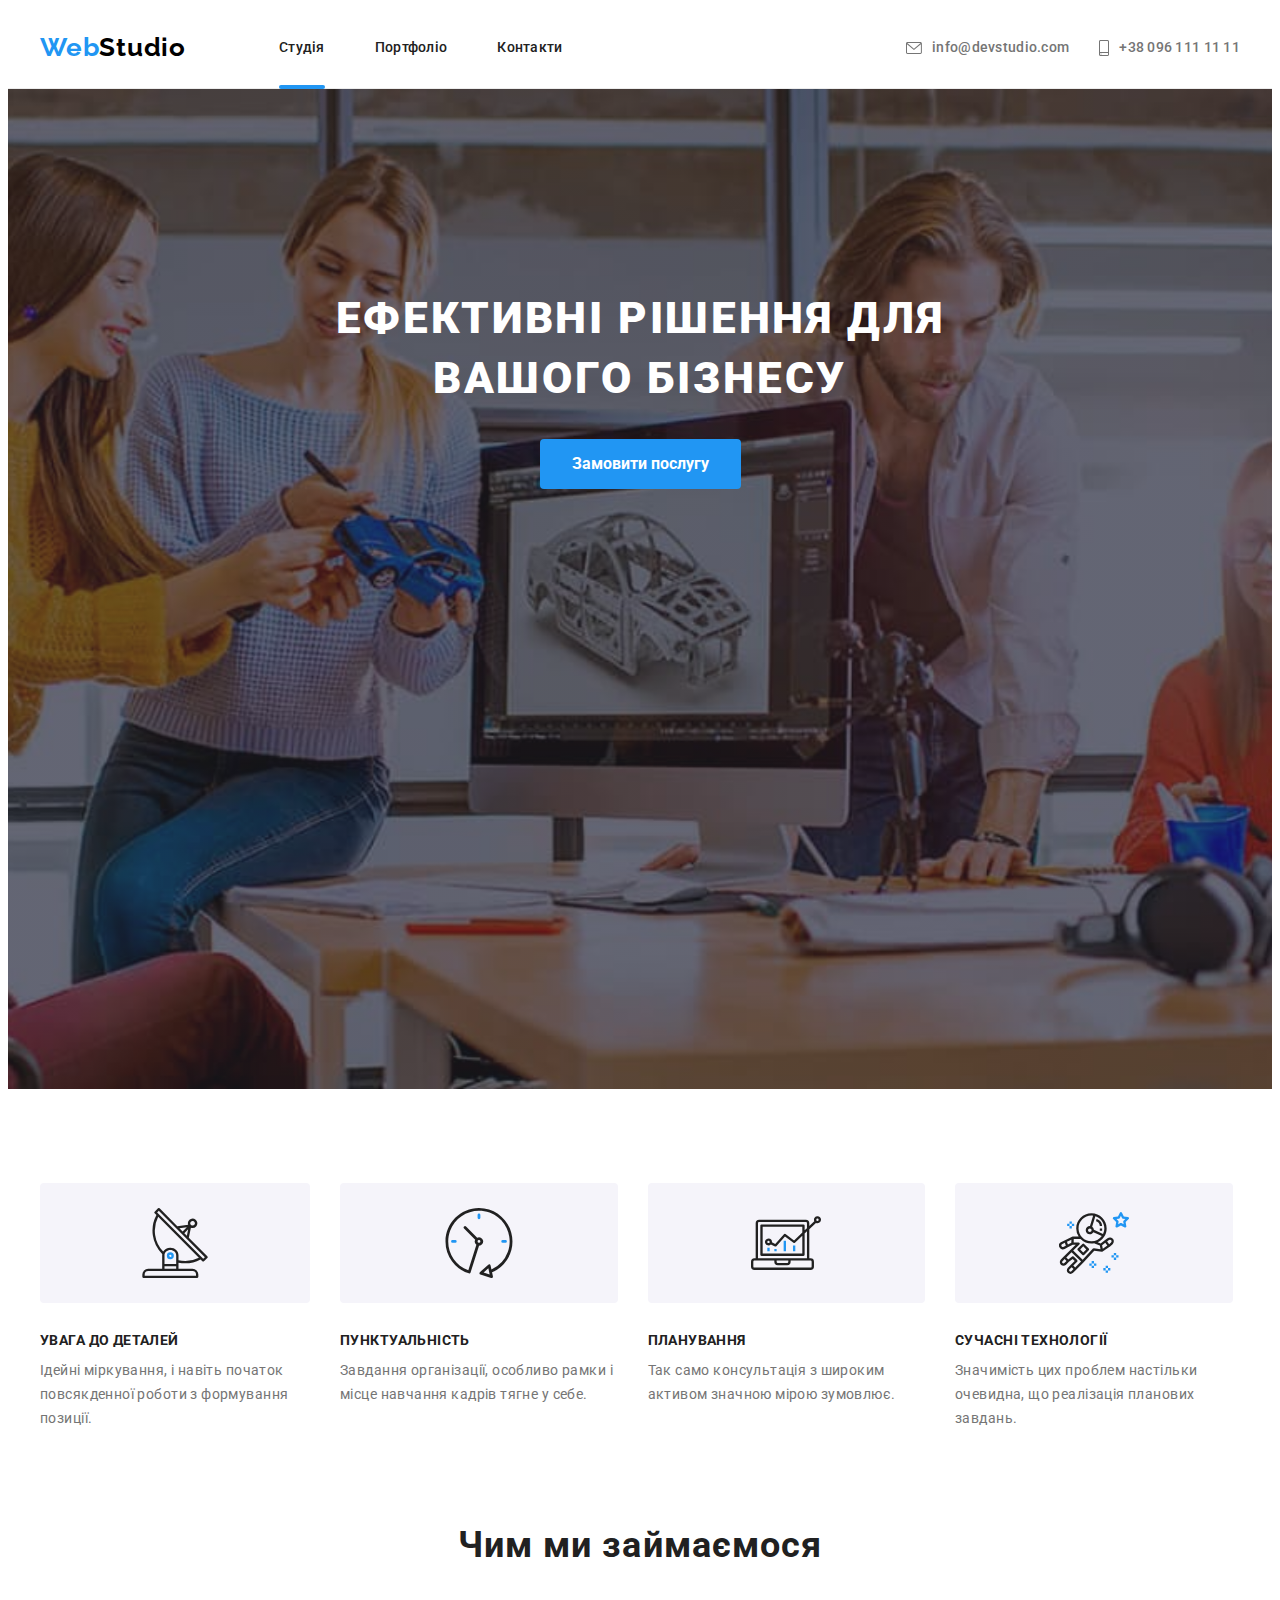
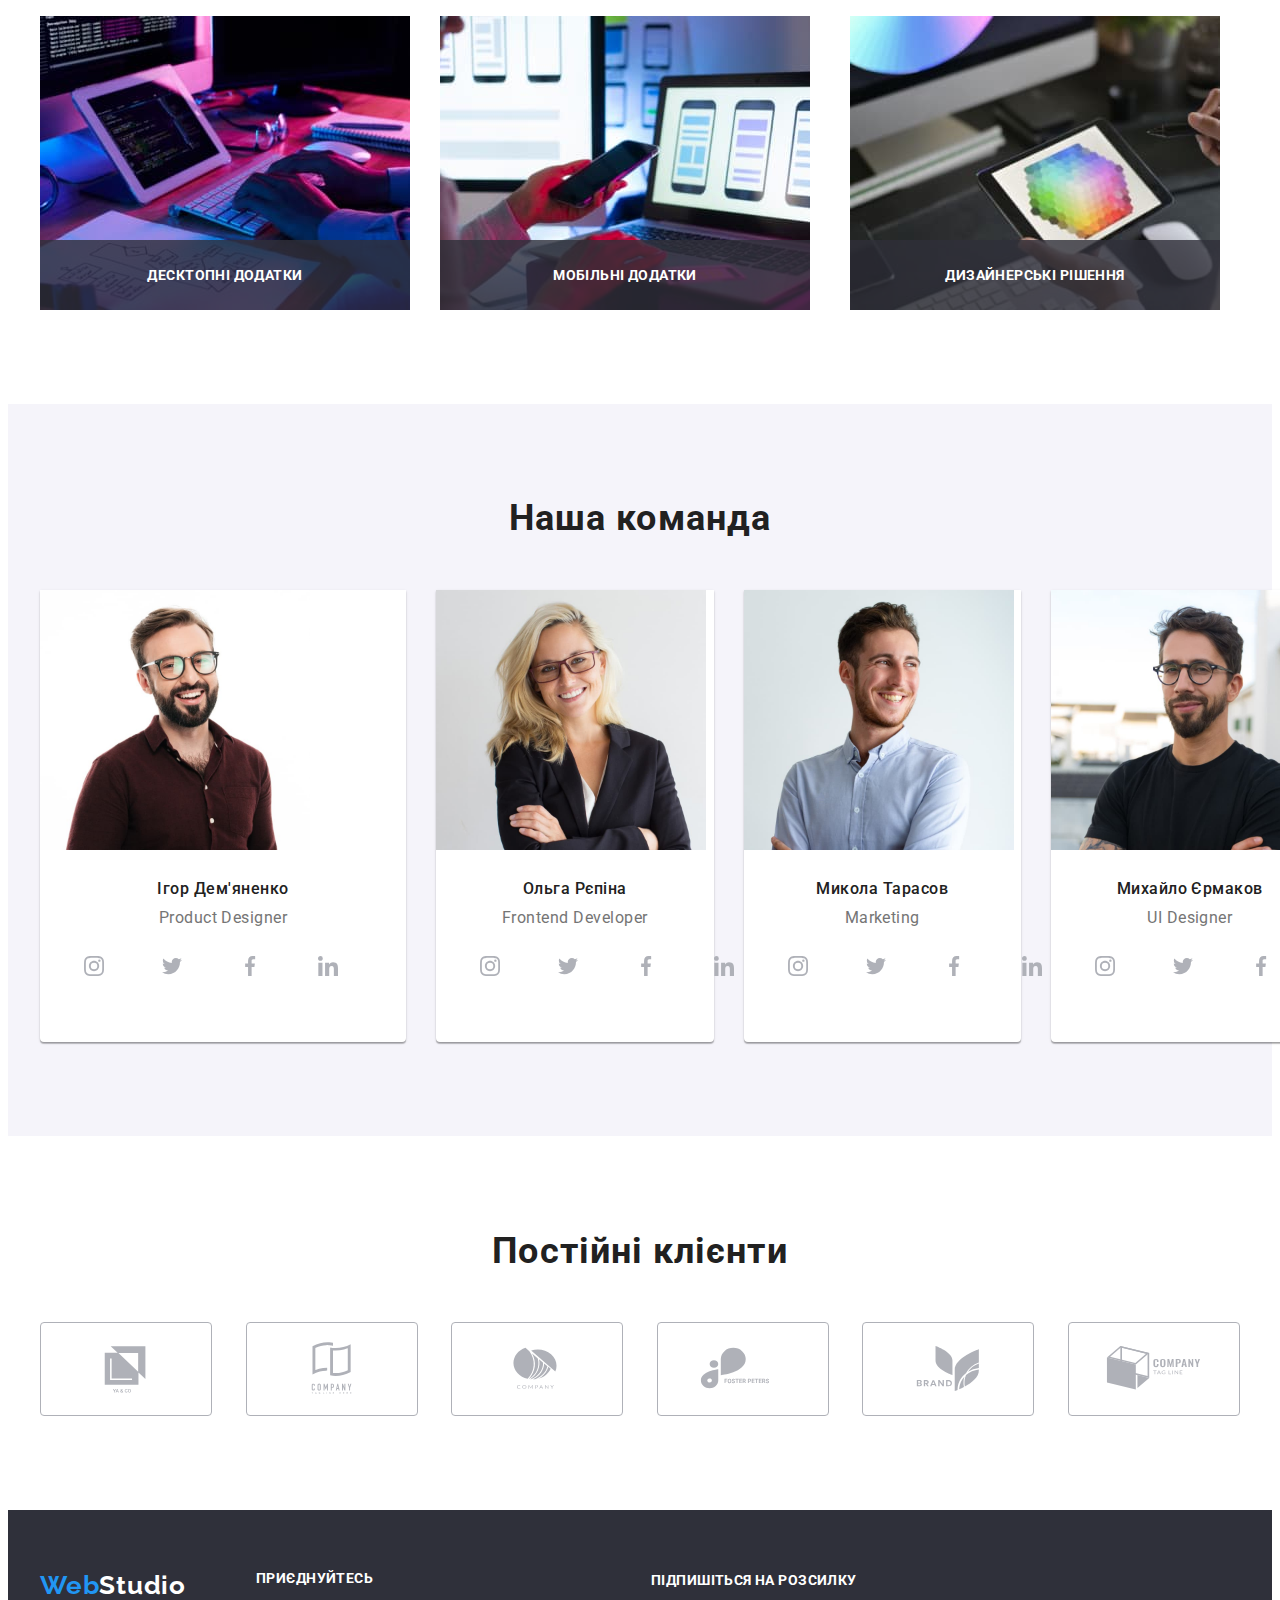
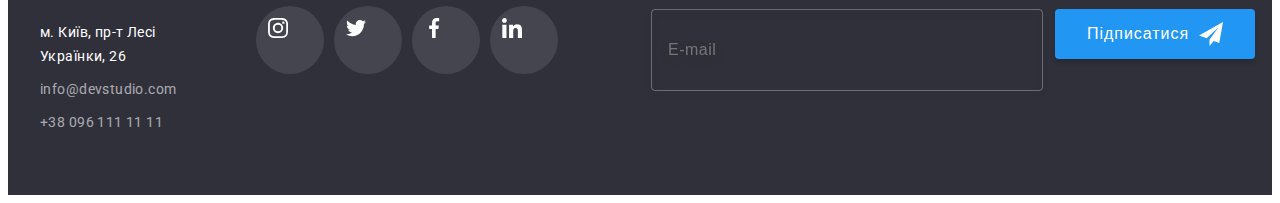
<file: index.html>
<!DOCTYPE html>
<html lang="en">
  <head>
    <meta charset="UTF-8" />
    <meta http-equiv="X-UA-Compatible" content="IE=edge" />
    <meta name="viewport" content="width=device-width, initial-scale=1.0" />
    <title>Document</title>
    <link
      rel="stylesheet"
      href="https://cdnjs.cloudflare.com/ajax/libs/modern-normalize/1.1.0/modern-normalize.min.css"
      integrity="sha512-wpPYUAdjBVSE4KJnH1VR1HeZfpl1ub8YT/NKx4PuQ5NmX2tKuGu6U/JRp5y+Y8XG2tV+wKQpNHVUX03MfMFn9Q=="
      crossorigin="anonymous"
      referrerpolicy="no-referrer"
    />
    <link rel="stylesheet" href="./css/styles.css" />
    <link rel="preconnect" href="https://fonts.googleapis.com" />
    <link rel="preconnect" href="https://fonts.gstatic.com" crossorigin />
    <link
      href="https://fonts.googleapis.com/css2?family=Raleway:wght@700&family=Roboto:wght@400;500;700;900&display=swap"
      rel="stylesheet"
    />
  </head>
  <body>
    <header class="headers">
      <div class="container container-header">
        <!-- site-nav-->
        <nav class="site-navs">
          <a href="./index.html" class="logo"> <span class="logopart">Web</span>Studio </a>
          <ul class="site-nav list">
            <li class="item"><a href="./index.html" class="link active">Студія </a></li>
            <li class="item"><a href="./portfolio.html" class="link">Портфоліо </a></li>
            <li class="item"><a href="" class="link">Контакти </a></li>
          </ul>
        </nav>
        <ul class="contact-list list">
          <li>
            <a href="mailto:info@devstudio.com" class="contacts">
              <svg width="16px" height="16px">
                <use href="./images/icons.svg#icon-envelope"></use>
              </svg>
              info@devstudio.com</a
            >
          </li>
          <li>
            <a href="tel:+380961111111" class="contacts tel">
              <svg width="10px" height="16px">
                <use href="./images/icons.svg#icon-smartphone"></use>
              </svg>
              +38 096 111 11 11</a
            >
          </li>
        </ul>
      </div>
    </header>
    <main>
      <!-- Hero -->
      <section class="hero section">
        <div class="container">
          <h1 class="hero-title">
            Ефективні рішення для <br />
            вашого бізнесу
          </h1>
          <button data-modal-open type="button" class="btn">Замовити послугу</button>
        </div>
      </section>
      <!-- about-us -->
      <section class="about-us section">
        <div class="container">
          <ul class="about-us list">
            <li class="item">
              <div class="about-us-svg">
                <svg width="70px" height="70px">
                  <use href="./images/icons.svg#icon-antenna"></use>
                </svg>
              </div>
              <h2 class="about-us-title">УВАГА ДО ДЕТАЛЕЙ</h2>
              <p class="description">
                Ідейні міркування, і навіть початок повсякденної роботи з формування позиції.
              </p>
            </li>
            <li class="item">
              <div class="about-us-svg">
                <svg width="70px" height="70px">
                  <use href="./images/icons.svg#icon-clock"></use>
                </svg>
              </div>
              <h2 class="about-us-title">ПУНКТУАЛЬНІСТЬ</h2>
              <p class="description">
                Завдання організації, особливо рамки і місце навчання кадрів тягне у себе.
              </p>
            </li>
            <li class="item">
              <div class="about-us-svg">
                <svg width="70px" height="70px">
                  <use href="./images/icons.svg#icon-diagram"></use>
                </svg>
              </div>
              <h2 class="about-us-title">ПЛАНУВАННЯ</h2>
              <p class="description">
                Так само консультація з широким активом значною мірою зумовлює.
              </p>
            </li>
            <li class="item">
              <div class="about-us-svg">
                <svg width="70px" height="70px">
                  <use href="./images/icons.svg#icon-astronaut"></use>
                </svg>
              </div>
              <h2 class="about-us-title">СУЧАСНІ ТЕХНОЛОГІЇ</h2>
              <p class="description">
                Значимість цих проблем настільки очевидна, що реалізація планових завдань.
              </p>
            </li>
          </ul>
        </div>
      </section>
      <!-- works -->
      <section class="works section">
        <div class="container">
          <h2 class="works-title">Чим ми займаємося</h2>
          <ul class="works-list list">
            <li class="list-li">
              <img src="./images/box1.jpg" alt="компьютер та клавіатура" width="370" height="294" />
              <p class="work-paragraf">Десктопні додатки</p>
            </li>
            <li class="list-li">
              <img src="./images/box2.jpg" alt="компьютер та телефон" width="370" height="294" />
              <p class="work-paragraf">Мобільні додатки</p>
            </li>
            <li class="list-li">
              <img src="./images/box3.jpg" alt="планшет" width="370" height="294" />
              <p class="work-paragraf">Дизайнерські рішення</p>
            </li>
          </ul>
        </div>
      </section>
      <!-- team -->
      <section class="team section">
        <div class="container">
          <h2 class="team-title">Наша команда</h2>
          <ul class="list">
            <li class="list-team">
              <img
                class="photo-team"
                src="./images/foto1.jpg"
                alt="фото Ігор Демяненко"
                width="270"
                height="260"
              />
              <div class="team-description">
                <h3 class="name">Ігор Дем'яненко</h3>
                <p class="job-title">Product Designer</p>
                <ul class="social-media list">
                  <li>
                    <a href="" rel="nofollow" target="_blank" class="media-icons">
                      <svg width="20px" height="20px">
                        <use href="./images/icons.svg#icon-instagram"></use>
                      </svg>
                    </a>
                  </li>
                  <li>
                    <a href="" rel="nofollow" target="_blank" class="media-icons">
                      <svg width="20px" height="20px">
                        <use href="./images/icons.svg#icon-twitter"></use>
                      </svg>
                    </a>
                  </li>
                  <li>
                    <a href="" rel="nofollow" target="_blank" class="media-icons">
                      <svg width="20px" height="20px">
                        <use href="./images/icons.svg#icon-facebook"></use>
                      </svg>
                    </a>
                  </li>
                  <li>
                    <a href="" rel="nofollow" target="_blank" class="media-icons">
                      <svg width="20px" height="20px">
                        <use href="./images/icons.svg#icon-linkedin"></use>
                      </svg>
                    </a>
                  </li>
                </ul>
              </div>
            </li>
            <li class="list-team">
              <img
                class="photo-team"
                src="./images/foto2.jpg"
                alt="фото Ольга Рєпіна"
                width="270"
                height="260"
              />
              <div class="team-description">
                <h3 class="name">Ольга Рєпіна</h3>
                <p class="job-title">Frontend Developer</p>
                <ul class="social-media list">
                  <li>
                    <a href="" rel="nofollow" target="_blank" class="media-icons">
                      <svg width="20px" height="20px">
                        <use href="./images/icons.svg#icon-instagram"></use>
                      </svg>
                    </a>
                  </li>
                  <li>
                    <a href="" rel="nofollow" target="_blank" class="media-icons">
                      <svg width="20px" height="20px">
                        <use href="./images/icons.svg#icon-twitter"></use>
                      </svg>
                    </a>
                  </li>
                  <li>
                    <a href="" rel="nofollow" target="_blank" class="media-icons">
                      <svg width="20px" height="20px">
                        <use href="./images/icons.svg#icon-facebook"></use>
                      </svg>
                    </a>
                  </li>
                  <li>
                    <a href="" rel="nofollow" target="_blank" class="media-icons">
                      <svg width="20px" height="20px">
                        <use href="./images/icons.svg#icon-linkedin"></use>
                      </svg>
                    </a>
                  </li>
                </ul>
              </div>
            </li>
            <li class="list-team">
              <img
                class="photo-team"
                src="./images/foto3.jpg"
                alt="фото Микола Тарасов"
                width="270"
                height="260"
              />
              <div class="team-description">
                <h3 class="name">Микола Тарасов</h3>
                <p class="job-title">Marketing</p>
                <ul class="social-media list">
                  <li>
                    <a href="" rel="nofollow" target="_blank" class="media-icons">
                      <svg width="20px" height="20px">
                        <use href="./images/icons.svg#icon-instagram"></use>
                      </svg>
                    </a>
                  </li>
                  <li>
                    <a href="" rel="nofollow" target="_blank" class="media-icons">
                      <svg width="20px" height="20px">
                        <use href="./images/icons.svg#icon-twitter"></use>
                      </svg>
                    </a>
                  </li>
                  <li>
                    <a href="" rel="nofollow" target="_blank" class="media-icons">
                      <svg width="20px" height="20px">
                        <use href="./images/icons.svg#icon-facebook"></use>
                      </svg>
                    </a>
                  </li>
                  <li>
                    <a href="" rel="nofollow" target="_blank" class="media-icons">
                      <svg width="20px" height="20px">
                        <use href="./images/icons.svg#icon-linkedin"></use>
                      </svg>
                    </a>
                  </li>
                </ul>
              </div>
            </li>
            <li class="list-team">
              <img
                class="photo-team"
                src="./images/foto4.jpg"
                alt="фото Михайло Єрмаков"
                width="270"
                height="260"
              />
              <div class="team-description">
                <h3 class="name">Михайло Єрмаков</h3>
                <p class="job-title">UI Designer</p>
                <ul class="social-media list">
                  <li>
                    <a href="" rel="nofollow" target="_blank" class="media-icons">
                      <svg width="20px" height="20px">
                        <use href="./images/icons.svg#icon-instagram"></use>
                      </svg>
                    </a>
                  </li>
                  <li>
                    <a href="" rel="nofollow" target="_blank" class="media-icons">
                      <svg width="20px" height="20px">
                        <use href="./images/icons.svg#icon-twitter"></use>
                      </svg>
                    </a>
                  </li>
                  <li>
                    <a href="" rel="nofollow" target="_blank" class="media-icons">
                      <svg width="20px" height="20px">
                        <use href="./images/icons.svg#icon-facebook"></use>
                      </svg>
                    </a>
                  </li>
                  <li>
                    <a href="" rel="nofollow" target="_blank" class="media-icons">
                      <svg width="20px" height="20px">
                        <use href="./images/icons.svg#icon-linkedin"></use>
                      </svg>
                    </a>
                  </li>
                </ul>
              </div>
            </li>
          </ul>
        </div>
      </section>
      <!-- Постійні клієнти -->
      <section class="clients section">
        <div class="container">
          <h2 class="clients-title">Постійні клієнти</h2>
          <ul class="clients-list list">
            <li>
              <a href="" rel="nofollow" target="_blank" class="clients-saits">
                <svg width="106px" height="60px">
                  <use href="./images/icons.svg#icon-logo1"></use>
                </svg>
              </a>
            </li>
            <li>
              <a href="" rel="nofollow" target="_blank" class="clients-saits">
                <svg width="106px" height="60px">
                  <use href="./images/icons.svg#icon-logo2"></use>
                </svg>
              </a>
            </li>
            <li>
              <a href="" rel="nofollow" target="_blank" class="clients-saits">
                <svg width="106px" height="60px">
                  <use href="./images/icons.svg#icon-logo3"></use>
                </svg>
              </a>
            </li>
            <li>
              <a href="" rel="nofollow" target="_blank" class="clients-saits">
                <svg width="106px" height="60px">
                  <use href="./images/icons.svg#icon-logo4"></use>
                </svg>
              </a>
            </li>
            <li>
              <a href="" rel="nofollow" target="_blank" class="clients-saits">
                <svg width="106px" height="60px">
                  <use href="./images/icons.svg#icon-logo5"></use>
                </svg>
              </a>
            </li>
            <li>
              <a href="" rel="nofollow" target="_blank" class="clients-saits">
                <svg width="106px" height="60px">
                  <use href="./images/icons.svg#icon-logo6"></use>
                </svg>
              </a>
            </li>
          </ul>
        </div>
      </section>
    </main>
    <!-- footer -->
    <footer class="footer">
      <div class="container">
        <div>
          <a href="./index.html" class="logo-footer">Web<span class="logoparts">Studio</span></a>
          <address class="address">м. Київ, пр-т Лесі Українки, 26</address>
          <address class="contact-list">
            <a href="mailto:info@devstudio.com" class="footer-contacts mailto"
              >info@devstudio.com</a
            >
            <a href="tel:+380961111111" class="footer-contacts tel">+38 096 111 11 11</a>
          </address>
        </div>

        <div class="footer-social">
          <h3 class="footer-social-title">приєднуйтесь</h3>
          <ul class="footer-social-media list">
            <li>
              <a href="" rel="nofollow" target="_blank" class="footer-media">
                <svg width="20px" height="20px">
                  <use href="./images/icons.svg#icon-instagram"></use>
                </svg>
              </a>
            </li>
            <li>
              <a href="" rel="nofollow" target="_blank" class="footer-media">
                <svg width="20px" height="20px">
                  <use href="./images/icons.svg#icon-twitter"></use>
                </svg>
              </a>
            </li>
            <li>
              <a href="" rel="nofollow" target="_blank" class="footer-media">
                <svg width="20px" height="20px">
                  <use href="./images/icons.svg#icon-facebook"></use>
                </svg>
              </a>
            </li>
            <li>
              <a href="" rel="nofollow" target="_blank" class="footer-media">
                <svg width="20px" height="20px">
                  <use href="./images/icons.svg#icon-linkedin"></use>
                </svg>
              </a>
            </li>
          </ul>
        </div>
        <form name="footer-form">
          <label class="footer-label">
            <b class="footer-follow"> Підпишіться на розсилку</b>
            <div class="footer-inputs">
              <input class="footer-input" type="email" name="follow" placeholder="E-mail" />
              <button class="footer-button" type="submit">
                Підписатися
                <svg width="24px" height="24px">
                  <use a href="./images/icons.svg#icon-send"></use>
                </svg>
              </button>
            </div>
          </label>
        </form>
      </div>
    </footer>
    <!-- modal -->
    <div data-modal class="backdrop is-hidden">
      <div class="modal">
        <div>
          <button data-modal-close class="modal-clouse">
            <svg width="11px" height="11px">
              <use href="./images/icons.svg#icon-Vector"></use>
            </svg>
          </button>
        </div>
        <form class="form-modal">
          <label class="form-title">Залиште свої дані, ми вам передзвонимо</label>
          <label class="form-name" for="user-name">Ім'я</label>
          <div class="modal-input">
            <input class="form-inform" type="text" name="user-name" id="user-name" />
            <svg class="form-icon" width="18px" height="18px">
              <use href="./images/icons.svg#icon-person-black"></use>
            </svg>
          </div>
          <label class="form-name" for="user-tel">Телефон</label>
          <div class="modal-input">
            <input class="form-inform" type="tel" name="user-tel" id="user-tel" />
            <svg class="form-icon" width="18px" height="18px">
              <use href="./images/icons.svg#icon-phone-black"></use>
            </svg>
          </div>
          <label class="form-name" for="user-mail">Пошта</label>
          <div class="modal-input">
            <input class="form-inform" type="email" name="user-mail" id="user-mail" />
            <svg class="form-icon" width="18px" height="18px">
              <use href="./images/icons.svg#icon-email-black"></use>
            </svg>
          </div>
          <label class="form-name" for="feedback">Коментар </label>
          <textarea
            class="coment"
            name="feedback"
            id="feedback"
            placeholder="Введіть текст"
          ></textarea>
          <label class="form-mark">
            <input class="checkt" type="checkbox" name="mark" />
            <svg class="checkt-icon" width="16px" height="15px">
              <use href="./images/icons.svg#icon-icon-check"></use>
            </svg>
            <p class="agree">
              Погоджуюся з розсилкою та приймаю <a class="conditions" href=""> Умови договору</a>
            </p>
          </label>
          <button class="form-button" type="submit">Відправити</button>
        </form>
      </div>
    </div>
    <script src="./js/modal.js"></script>
  </body>
</html>
</file>
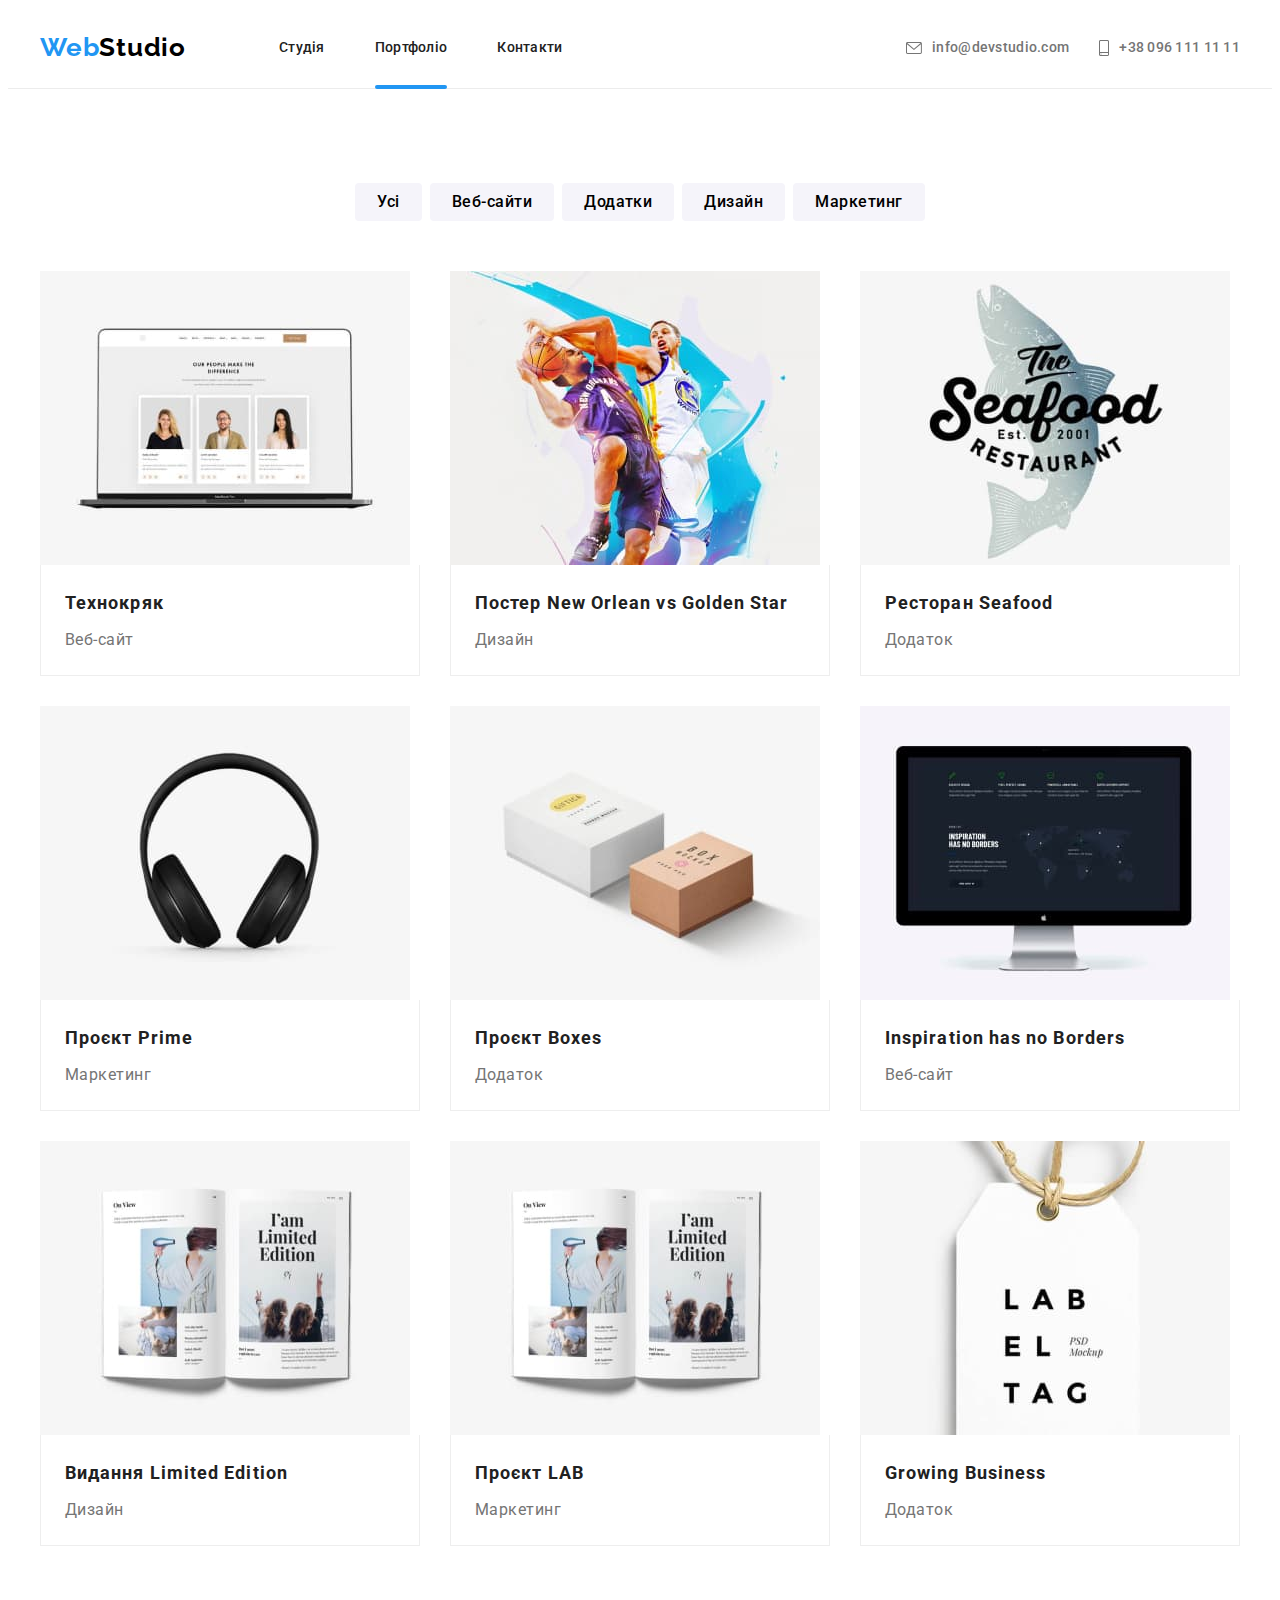
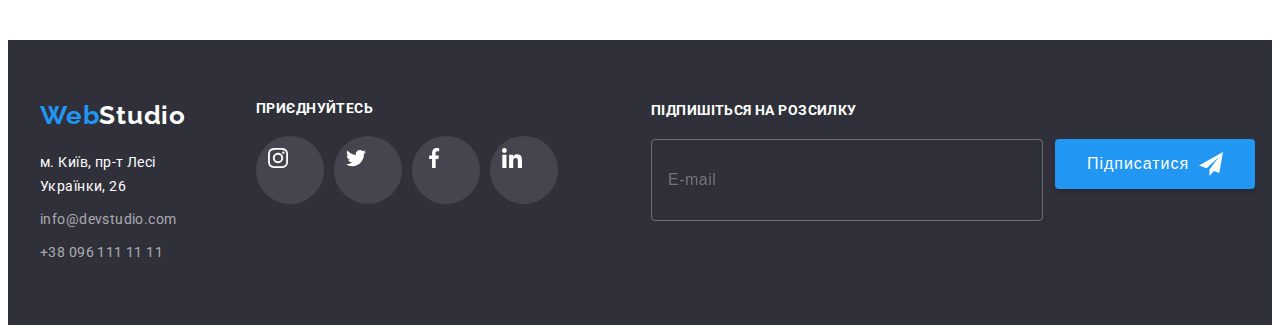
<file: portfolio.html>
<!DOCTYPE html>
<html lang="en">
  <head>
    <meta charset="UTF-8" />
    <meta http-equiv="X-UA-Compatible" content="IE=edge" />
    <meta name="viewport" content="width=device-width, initial-scale=1.0" />
    <title>Document</title>
    <link
      rel="stylesheet"
      href="https://cdnjs.cloudflare.com/ajax/libs/modern-normalize/1.1.0/modern-normalize.min.css"
      integrity="sha512-wpPYUAdjBVSE4KJnH1VR1HeZfpl1ub8YT/NKx4PuQ5NmX2tKuGu6U/JRp5y+Y8XG2tV+wKQpNHVUX03MfMFn9Q=="
      crossorigin="anonymous"
      referrerpolicy="no-referrer"
    />
    <link rel="stylesheet" href="./css/styles.css" />
    <link rel="preconnect" href="https://fonts.googleapis.com" />
    <link rel="preconnect" href="https://fonts.gstatic.com" crossorigin />
    <link
      href="https://fonts.googleapis.com/css2?family=Raleway:wght@700&family=Roboto:wght@400;500;700;900&display=swap"
      rel="stylesheet"
    />
  </head>
  <body>
    <header class="headers">
      <div class="container container-header">
        <!-- site-nav-->
        <nav class="site-navs">
          <a href="./index.html" class="logo"> <span class="logopart">Web</span>Studio </a>
          <ul class="site-nav list">
            <li class="item"><a href="./index.html" class="link">Студія </a></li>
            <li class="item"><a href="./portfolio.html" class="link active">Портфоліо </a></li>
            <li class="item"><a href="" class="link">Контакти </a></li>
          </ul>
        </nav>
        <ul class="contact-list list">
          <li>
            <a href="mailto:info@devstudio.com" class="contacts">
              <svg width="16px" height="16px">
                <use href="./images/icons.svg#icon-envelope"></use>
              </svg>
              info@devstudio.com</a
            >
          </li>
          <li>
            <a href="tel:+380961111111" class="contacts tel">
              <svg width="10px" height="16px">
                <use href="./images/icons.svg#icon-smartphone"></use>
              </svg>
              +38 096 111 11 11</a
            >
          </li>
        </ul>
      </div>
    </header>
    <main>
      <!-- Sektion one -->
      <section class="we-do section">
        <div class="container">
          <!-- <h1 class="filters">Фільтри наших робіт</h1> -->
          <ul class="filters-list list">
            <li class="filter-item">
              <button type="button" class="btn-filters">Усі</button>
            </li>
            <li class="filter-item">
              <button type="button" class="btn-filters">Веб-сайти</button>
            </li>
            <li class="filter-item">
              <button type="button" class="btn-filters">Додатки</button>
            </li>
            <li class="filter-item">
              <button type="button" class="btn-filters">Дизайн</button>
            </li>
            <li class="filter-item">
              <button type="button" class="btn-filters">Маркетинг</button>
            </li>
          </ul>
          <!-- наші роботи -->
          <!-- <h2 class="our-work">Наші роботи</h2> -->
          <ul class="portfolio-list list">
            <li class="our-work-list">
              <div class="portfolio-overley">
                <img src="./images/foto5.jpg" alt="фото трьох людей" width="370" height="294" />
                <p class="overley-paragraf">
                  Ресурс пропонує комплексні пропозиції з різним рівнем функціоналу та сервісів. Все
                  це дозволить відвідувачу отримати вичерпні відомості про компанію чи приватну
                  особу.
                </p>
              </div>
              <div class="card-description">
                <h3 class="our-work-title">Технокряк</h3>
                <p class="descriptions-work">Веб-сайт</p>
              </div>
            </li>
            <li class="our-work-list">
              <div class="portfolio-overley">
                <img
                  src="./images/foto6.jpg"
                  alt="фото двох баскетболістів"
                  width="370"
                  height="294"
                />
                <p class="overley-paragraf">
                  Ресурс пропонує комплексні пропозиції з різним рівнем функціоналу та сервісів. Все
                  це дозволить відвідувачу отримати вичерпні відомості про компанію чи приватну
                  особу.
                </p>
              </div>
              <div class="card-description">
                <h3 class="our-work-title">Постер New Orlean vs Golden Star</h3>
                <p class="descriptions-work">Дизайн</p>
              </div>
            </li>
            <li class="our-work-list">
              <div class="portfolio-overley">
                <img
                  src="./images/foto7.jpg"
                  alt="фото логотипу seafood"
                  width="370"
                  height="294"
                />
                <p class="overley-paragraf">
                  Ресурс пропонує комплексні пропозиції з різним рівнем функціоналу та сервісів. Все
                  це дозволить відвідувачу отримати вичерпні відомості про компанію чи приватну
                  особу.
                </p>
              </div>
              <div class="card-description">
                <h3 class="our-work-title">Ресторан Seafood</h3>
                <p class="descriptions-work">Додаток</p>
              </div>
            </li>
            <li class="our-work-list">
              <div class="portfolio-overley">
                <img src="./images/foto8.jpg" alt="фото навушників" width="370" height="294" />
                <p class="overley-paragraf">
                  Ресурс пропонує комплексні пропозиції з різним рівнем функціоналу та сервісів. Все
                  це дозволить відвідувачу отримати вичерпні відомості про компанію чи приватну
                  особу.
                </p>
              </div>
              <div class="card-description">
                <h3 class="our-work-title">Проєкт Prime</h3>
                <p class="descriptions-work">Маркетинг</p>
              </div>
            </li>
            <li class="our-work-list">
              <div class="portfolio-overley">
                <img src="./images/foto9.jpg" alt="фото парфумів" width="370" height="294" />
                <p class="overley-paragraf">
                  Ресурс пропонує комплексні пропозиції з різним рівнем функціоналу та сервісів. Все
                  це дозволить відвідувачу отримати вичерпні відомості про компанію чи приватну
                  особу.
                </p>
              </div>
              <div class="card-description">
                <h3 class="our-work-title">Проєкт Boxes</h3>
                <p class="descriptions-work">Додаток</p>
              </div>
            </li>
            <li class="our-work-list">
              <div class="portfolio-overley">
                <img src="./images/foto10.jpg" alt="фото монітору" width="370" height="294" />
                <p class="overley-paragraf">
                  Ресурс пропонує комплексні пропозиції з різним рівнем функціоналу та сервісів. Все
                  це дозволить відвідувачу отримати вичерпні відомості про компанію чи приватну
                  особу.
                </p>
              </div>
              <div class="card-description">
                <h3 class="our-work-title">Inspiration has no Borders</h3>
                <p class="descriptions-work">Веб-сайт</p>
              </div>
            </li>
            <li class="our-work-list">
              <div class="portfolio-overley">
                <img src="./images/foto11.jpg" alt="фото книжки" width="370" height="294" />
                <p class="overley-paragraf">
                  Ресурс пропонує комплексні пропозиції з різним рівнем функціоналу та сервісів. Все
                  це дозволить відвідувачу отримати вичерпні відомості про компанію чи приватну
                  особу.
                </p>
              </div>
              <div class="card-description">
                <h3 class="our-work-title">Видання Limited Edition</h3>
                <p class="descriptions-work">Дизайн</p>
              </div>
            </li>
            <li class="our-work-list">
              <div class="portfolio-overley">
                <img src="./images/foto11.jpg" alt="фото етикетки" width="370" height="294" />
                <p class="overley-paragraf">
                  Ресурс пропонує комплексні пропозиції з різним рівнем функціоналу та сервісів. Все
                  це дозволить відвідувачу отримати вичерпні відомості про компанію чи приватну
                  особу.
                </p>
              </div>
              <div class="card-description">
                <h3 class="our-work-title">Проєкт LAB</h3>
                <p class="descriptions-work">Маркетинг</p>
              </div>
            </li>
            <li class="our-work-list">
              <div class="portfolio-overley">
                <img src="./images/foto12.jpg" alt="фото ноутбуку" width="370" height="294" />
                <p class="overley-paragraf">
                  Ресурс пропонує комплексні пропозиції з різним рівнем функціоналу та сервісів. Все
                  це дозволить відвідувачу отримати вичерпні відомості про компанію чи приватну
                  особу.
                </p>
              </div>
              <div class="card-description">
                <h3 class="our-work-title">Growing Business</h3>
                <p class="descriptions-work">Додаток</p>
              </div>
            </li>
          </ul>
        </div>
      </section>
    </main>
    <!-- footer -->
    <footer class="footer">
      <div class="container">
        <div>
          <a href="./index.html" class="logo-footer">Web<span class="logoparts">Studio</span></a>
          <address class="address">м. Київ, пр-т Лесі Українки, 26</address>
          <address class="contact-list">
            <a href="mailto:info@devstudio.com" class="footer-contacts mailto"
              >info@devstudio.com</a
            >
            <a href="tel:+380961111111" class="footer-contacts tel">+38 096 111 11 11</a>
          </address>
        </div>

        <div class="footer-social">
          <h3 class="footer-social-title">приєднуйтесь</h3>
          <ul class="footer-social-media list">
            <li>
              <a href="" rel="nofollow" target="_blank" class="footer-media">
                <svg width="20px" height="20px">
                  <use href="./images/icons.svg#icon-instagram"></use>
                </svg>
              </a>
            </li>
            <li>
              <a href="" rel="nofollow" target="_blank" class="footer-media">
                <svg width="20px" height="20px">
                  <use href="./images/icons.svg#icon-twitter"></use>
                </svg>
              </a>
            </li>
            <li>
              <a href="" rel="nofollow" target="_blank" class="footer-media">
                <svg width="20px" height="20px">
                  <use href="./images/icons.svg#icon-facebook"></use>
                </svg>
              </a>
            </li>
            <li>
              <a href="" rel="nofollow" target="_blank" class="footer-media">
                <svg width="20px" height="20px">
                  <use href="./images/icons.svg#icon-linkedin"></use>
                </svg>
              </a>
            </li>
          </ul>
        </div>
        <form name="footer-form">
          <label class="footer-label">
            <b class="footer-follow"> Підпишіться на розсилку</b>
            <div class="footer-inputs">
              <input class="footer-input" type="email" name="follow" placeholder="E-mail" />
              <button class="footer-button" type="submit">
                Підписатися
                <svg width="24px" height="24px">
                  <use a href="./images/icons.svg#icon-send"></use>
                </svg>
              </button>
            </div>
          </label>
        </form>
      </div>
    </footer>
  </body>
</html>
</file>
<file: css/styles.css>
:root {
    --primary-text-color:#212121;
    --secondary-text-color:#757575;
    --accent:#2196F3;
    --background-footer:#2F303A;
    --transition-duration: 250ms;
    --transition-timing-function: cubic-bezier(0.4, 0, 0.2, 1);
}
/* Основний колір макету #212121 */
/* Другорядний колір #757575 */
/* акцент #2196F3 */
/* білий бегграунду навігації #FFFFFF */
/* колір фону секція 2 F5F5F5 */
/* другорядний колір фону F5F4FA*/
/* колір футера та героя 2F303A  */
body {
color:var(--primary-text-color);
background-color: #FFFFFF;
font-family: 'Roboto', 'Raleway', sans-serif;
}
.list {
    list-style: none;
    margin: 0;
    padding: 0;
}

.link {
    text-decoration: none;
}
.contacts {
    text-decoration: none;
}

h1, h2, h3, h4, h5, h6 {
    margin: 0;
}

/* section */
.section{
    padding-bottom: 94px;
    padding-top: 94px;
}

/* headers */
.headers{
border-bottom: 1px solid #ECECEC;
}

/* container */
.container{
    width: 1200px;
    padding-left: 15px;
    padding-right: 15px;
    margin: 0 auto;
}

img {
    display: block;
    max-width: 100%;
}

/* logo */
.logo {
    color: #000000;
    font-family: 'Raleway';
        font-style: normal;
        font-weight: 700;
        font-size: 26px;
        line-height: 31px;
        letter-spacing: 0.03em;
        text-decoration: none;
}
.logopart {
    color: var(--accent);
}

/* site-nav*/
.container-header{
    display: flex;
    align-items: center;
    justify-content: space-between;
}

.site-navs {
    display: flex;
    align-items: center;
}

.site-nav {
    display: flex;
    margin-left: 93px;
}

.site-nav .item:not(:first-child) {
    margin-left: 50px;
}

.site-nav .link {
    display: block;
    padding-top: 32px;
    padding-bottom: 32px;

    position: relative;
    
    color: var(--primary-text-color);
    font-weight: 500;
    font-size: 14px;
    line-height: 1.14;
    letter-spacing: 0.02em;

    transition-property: color;
    transition-duration: var(--transition-duration);
    transition-timing-function: var(--transition-timing-function);
    
}

.site-nav .link.active::after{
    content:"";

    position: absolute;

    display: block;
    width: 100%;
    height: 4px;
    background: #2196F3;
    border-radius: 2px;
    bottom: -1px;
}

.site-nav .link:hover, .site-nav .link:focus {
color: var(--accent);
}

.container.container-header .contact-list {
    display: flex;
    margin-left: 318px;
}

.contact-list .contacts {
color: var(--secondary-text-color);
font-weight: 500;
    font-size: 14px;
    line-height:1.14;
    letter-spacing: 0.02em;

    transition-property: color, fill;
    transition-duration: var(--transition-duration);
    transition-timing-function: var(--transition-timing-function);
}

.contact-list .contacts:hover, .contact-list .contacts:focus {
    color: var(--accent);
    fill: var(--accent);
}
.tel{
    margin-left: 30px;
}

.contacts {
    display: flex;
    align-items: center;
    justify-content: center;
    gap: 10px;
    fill: var(--secondary-text-color);
}
/* hero */
.hero {
background: #C4C4C4;
text-align: center;
    max-width: 1600px;
    min-height: 600px;
    margin-left: auto;
    margin-right: auto;
    background-image: linear-gradient(to right,
    rgba(47, 48, 58, 0.4),
    rgba(47, 48, 58, 0.4)),
    url(../images/hero-img.jpg);
    background-size:cover;
    background-repeat: no-repeat;
    background-position: center;
}

.section.hero {
    padding-bottom: 0;
    padding-top: 200px;
        padding-bottom: 200px;
}

.hero-title {
    font-weight: 900;
    font-size: 44px;
    line-height: 1.36;
    letter-spacing: 0.06em;
    text-transform: uppercase;
    color: #FFFFFF;

    margin-bottom: 30px;
}

.btn {
    display: inline-block;
    color: #FFFFFF;
    background-color: var(--accent);
    cursor: pointer;
    font-family: 'Roboto', sans-serif;
    font-style: normal;
        font-weight: 700;
        font-size: 16px;
        line-height: 1.87;  
        border-radius: 4px;  
        border: none;
        
        padding: 10px 32px; 

}

/* about us */
.about-us {
background-color: #FFFFFF;
display: flex;}

.about-us-svg{
    display: flex;
    justify-content: center;
    align-items: center;
    height: 120px;
    background: #F5F4FA;
    border-radius: 4px;
    margin-bottom: 30px;
}

.about-us .item {
width: 270px;
}

.about-us .item:not(:first-child) {
    margin-left: 30px;
    width: calc((100% - 90px) / 4);
}

.about-us-title {
font-style: normal;
    font-size: 14px;
    line-height: 1.14;
    letter-spacing: 0.03em;
    text-transform: uppercase;

    margin-bottom: 10px;
}
.description {
        font-size: 14px;
        line-height: 1.71;
        letter-spacing: 0.03em;
        color: var(--secondary-text-color);

        margin-top: 0px;
        margin-bottom: 0px;
}

/* works */

.works{
    background-color: #FFFFFF;
}

.works.section {
    padding-top: 0px;
}

.works-title {
        font-size: 36px;
        line-height: 1.16;
        text-align: center;
        letter-spacing: 0.03em;   
        
        margin-bottom: 50px;
}

.list.works-list{
    display: flex;
    margin: 0 auto;
}

.list.works-list .list-li:not(:first-child) {
    margin-left: 30px;
    width: calc((100% - 60px) / 3);
}

.list-li{
    position: relative;
}

.work-paragraf{
position: absolute;

width: 370px;
height: 70px;
bottom: 0;
margin: 0px;

color: #FFFFFF;
background: rgba(47, 48, 58, 0.8);

display: flex;
justify-content: center;
align-items: center;

font-weight: 700;
font-size: 14px;
line-height: 16px;
letter-spacing: 0.03em;
text-transform: uppercase;
}

/* team */
.team {
    background: #F5F4FA;
}

.team.section .list{
    display: flex;
}

.team-title {
    font-size: 36px;
    line-height: 1.16;
    text-align: center;
    letter-spacing: 0.03em;

    margin-bottom: 50px;
}

.list-team:not(:first-child) {
margin-left: 30px;
width: calc((100% - 90px) / 4);
}

.list-team{
background-color: #FFFFFF;
box-shadow: 0px 1px 3px rgba(0, 0, 0, 0.12), 0px 1px 1px rgba(0, 0, 0, 0.14), 0px 2px 1px rgba(0, 0, 0, 0.2);
border-radius: 0px 0px 4px 4px;
}

.team-description {
padding-top: 30px;
padding-bottom: 30px;
}

.name {
    font-weight: 500;
        font-size: 16px;
        line-height: 1.18;
        text-align: center;
        letter-spacing: 0.03em;

        margin-bottom: 10px;
}

.job-title {
    font-size: 16px;
    line-height: 1.18;
    text-align: center;
    letter-spacing: 0.03em;
    color: var(--secondary-text-color);

    margin-top: 0px;
    margin-bottom: 16px;
}

.social-media{
    display: flex;
    padding-left: 32px;
padding-right: 32px;
gap: 10px;
}

.media-icons{
    display: inline-block;
    padding: 12px;
    fill: #AFB1B8;
    border-radius: 50%;
    width: 44px;
    height: 44px;

    transition-property: background-color, fill;
    transition-duration: var(--transition-duration);
    transition-timing-function: var(--transition-timing-function);
}

.media-icons:hover, .media-icons:focus {
    fill: #FFFFFF;
    background-color: var(--accent) ;
}

/* Постійні клієнти */

.clients {
    background-color: #FFFFFF;
}

.clients-title {
    font-weight: 700;
    font-size: 36px;
    line-height: 42px;
    text-align: center;
    letter-spacing: 0.03em;

    margin-bottom: 50px;
}

.clients-list {
    display: flex;
    align-items: center;
    justify-content: space-between;
    gap: 30px;
}

.clients-saits{
    display: inline-block;
    display: flex;
    justify-content: center;
    align-items: center;
    height: 92px;
    width: 170px;
    fill:#AFB1B8;
    border: solid 1px #AFB1B8;
    border-radius: 4px;

    transition-property: border, fill;
    transition-duration: var(--transition-duration);
    transition-timing-function: var(--transition-timing-function);
}

.clients-saits:hover, .clients-saits:focus {
fill: var(--accent);
border: solid 1px var(--accent);
}

/* footer */
.footer {
    background: var(--background-footer);
    padding-top: 60px;
    padding-bottom: 60px;
}

.logo-footer {
    display: inline-block;
    font-family: 'Raleway';
        font-weight: 700;
        font-size: 26px;
        line-height: 1.19;
        letter-spacing: 0.03em;
        color: var(--accent);
        text-decoration: none;

        margin-bottom: 20px;
}
.logoparts {
    color: #FFFFFF;
}

.address {
    font-size: 14px;
    line-height: 1.71;
    letter-spacing: 0.03em;
    color: #FFFFFF;
    text-decoration: none;
    font-style: normal;

    margin-bottom: 9px;
}
.footer-contacts {
    display: inline-block;
        font-size: 14px;
        line-height: 1.71;
        letter-spacing: 0.03em;
        color: rgba(255, 255, 255, 0.6);
        text-decoration: none;
        font-style: normal;

        transition-property: color;
        transition-duration: var(--transition-duration);
        transition-timing-function: var(--transition-timing-function);
}
.contact-list .footer-contacts:hover, .contact-list .footer-contacts:focus {
    color: var(--accent);
}

.footer-contacts.mailto{
    display: block;
    margin-bottom: 9px;
}

.footer-contacts.tel {
    display: block;
    margin-left: 0px;
}

.footer-social {
    margin-left: 70px;
}

.footer-social-title{
    font-weight: 700;
    font-size: 14px;
    line-height: 16px;
    letter-spacing: 0.03em;
    text-transform: uppercase;
    
    color: #FFFFFF;
    margin-bottom: 20px;
}

.footer-social-media {
    display: flex;
    gap: 10px;
}

.footer-media {
    background-color: rgba(255, 255, 255, 0.1);
    display: inline-block;
    padding: 12px;
    fill: #FFFFFF;
    border-radius: 50%;
    width: 44px;
    height: 44px;

    transition-property: background-color;
    transition-duration: var(--transition-duration);
    transition-timing-function: var(--transition-timing-function);
}

.footer-media:hover, .footer-media:focus{
    background-color: var(--accent);
}

.footer > .container{
    display: flex;
}

.footer-follow{
    font-weight: 700;
    font-size: 14px;
    line-height: 16px;
    letter-spacing: 0.03em;
    text-transform: uppercase;
    color: #FFFFFF;
    margin-left: 93px;
}

.footer-inputs{  
    display: flex;
        text-align: center;
        justify-content: center;
    margin-left: 93px;
    margin-top: 20px;
}

.footer-input{
background-color:inherit;
width: 358px;
height: 50px;

color: rgba(255, 255, 255, 0.6);
padding: 15px 16px;
font-weight: 400;
font-size: 16px;
line-height: 1.25;
letter-spacing: 0.03em;
border: 1px solid rgba(255, 255, 255, 0.3);
filter: drop-shadow(0px 4px 4px rgba(0, 0, 0, 0.15));
border-radius: 4px;
}

.footer-button{
display: flex;
text-align: center;
align-items: center;
justify-content: center;
gap: 10px;

margin-left: 12px;
width: 200px;
height: 50px;

font-size: 16px;
line-height: 1.88;
letter-spacing: 0.06em;

color: #FFFFFF;
background: #2196F3;
fill: #FFFFFF;
box-shadow: 0px 4px 4px rgba(0, 0, 0, 0.15);
border-radius: 4px;
border: none;
}

/* backdrop and modal */
.backdrop{
    position: fixed;
    left: 0px;
    bottom: 0px;
    width: 100%;
    height: 100%;
    background-color: rgba(0, 0, 0, 0.2);

    opacity: 1;
    transition: opacity 250ms;
}

.backdrop.is-hidden{
    opacity: 0;
    pointer-events: none;
    visibility: hidden;

    transition: visibility 250ms cubic-bezier(0.4, 0, 0.2, 1),
    opacity 250ms cubic-bezier(0.4, 0, 0.2, 1);
}

.backdrop.is-hidden .modal{
    transform: translate(-50%, -50%) scale(0.9);
}

.modal{
    position: absolute;
    left: 50%;
    top: 50%;

    min-width: 528px;
    min-height: 581px;
    background-color: #FFFFFF;
   
   transform: translate(-50%, -50%) scale(1); 
   transition: transform 250ms cubic-bezier(0.4, 0, 0.2, 1);
}

.modal-clouse{
    position: absolute;
    top:8px;
    right: 8px;

    display: flex;
    justify-content: center;
    align-items: center;
    background: #FFFFFF;
    border: 1px solid rgba(0, 0, 0, 0.1);
    border-radius: 50%;
    width: 30px;
    height: 30px;

    transition-property: fill;
        transition-duration: var(--transition-duration);
        transition-timing-function: var(--transition-timing-function);
}

.modal-clouse:hover, .modal-clouse:focus{
    fill: var(--accent);
}

.form-modal{ 
    padding: 40px 39px 40px 41px;
}

.form-title{
    display: block;
    font-weight: 700;
        font-size: 20px;
        line-height: 1.15;
        text-align: center;
        letter-spacing: 0.03em;
    
        color: var(--primary-text-color);
        
        margin-bottom: 12px;
}

.form-name{
    display: block;
    font-size: 12px;
        line-height: 1.16;
        letter-spacing: 0.01em;
    
        color: var(--secondary-text-color);
        margin-bottom: 4px;
}

.form-inform{
        width: 448px;
        height: 40px;

        padding-left: 42px;
    
        border: 1px solid rgba(33, 33, 33, 0.2);
        border-radius: 4px;

        margin-bottom: 10px;
        transition-property: border;
        transition-duration: var(--transition-duration);
        transition-timing-function: var(--transition-timing-function);
}

.form-inform:hover, .form-inform:focus{
    border: 1px solid var(--accent);
    outline: none;
    
}

.modal-input{
    position: relative;
}

.form-icon{
    position: absolute;
    left: 12px;
    top: 11px;
    transition-property: fill;
        transition-duration: var(--transition-duration);
        transition-timing-function: var(--transition-timing-function);
}

.form-inform:focus + .form-icon, .form-inform:hover +.form-icon {
    fill: var(--accent);
}

.coment{
    display: block;
    width: 448px;
    height: 120px;
    border: 1px solid rgba(33, 33, 33, 0.2);
    border-radius: 4px;
    

    font-weight: 400;
    font-size: 12px;
    line-height: 1.16;
    letter-spacing: 0.01em;

    transition-property: border;
    transition-duration: var(--transition-duration);
    transition-timing-function: var(--transition-timing-function);

    resize: none;
    padding: 12px 16px;
}

.coment:hover, .coment:focus{
    border: 1px solid var(--accent);
    outline: none;
}

.form-mark {
    display: flex;
    justify-content: center;
    align-items: center;
    margin-top: 20px;
        margin-bottom: 30px;
}

.checkt{
    -webkit-appearance: none;
        -moz-appearance: none;
        appearance: none;
}

.agree { 
    font-weight: 400;
        font-size: 14px;
        line-height: 1.71;
        letter-spacing: 0.03em;
    
        color: #757575;
        margin: 0px;
        padding-left: 8.38px;  
}

.checkt-icon{
    border: 2px solid #212121;
    border-radius: 2px;
    fill: #FFFFFF;

    transition-property: background-color;
        transition-duration: var(--transition-duration);
        transition-timing-function: var(--transition-timing-function);
}

.checkt:checked + .checkt-icon{
background-color: var(--accent);
border: none;
}

.conditions{
    font-weight: 400;
        font-size: 14px;
        line-height: 1.71;
        letter-spacing: 0.03em;
        text-decoration-line: underline;
    
        color: var(--accent);
}

.form-button{
    display: flex;
        color: #FFFFFF;
        background-color: var(--accent);
        cursor: pointer;
        font-family: 'Roboto', sans-serif;
        font-style: normal;
        font-weight: 700;
        font-size: 16px;
        line-height: 1.88;
        border-radius: 4px;
        box-shadow: 0px 4px 4px rgba(0, 0, 0, 0.15);
        border: none;
    
        padding: 10px 52px;
        text-align: center;
        justify-content: center;
        align-items: center;
        margin: 0 auto;

        transition-property: background-color;
            transition-duration: var(--transition-duration);
            transition-timing-function: var(--transition-timing-function);
}

.form-button:hover, .form-button:focus{
    background-color: #188CE8;
}


/* сторінка 2 */

.filters-list{
    display: flex;
    justify-content: center;

    margin-bottom: 50px;
}

.filter-item:not(:first-child) {
    margin-left: 8px;
}

.btn-filters {
    font-family: inherit;
    background-color: #F5F4FA;
    cursor: pointer;
    font-weight: 500;
    font-size: 16px;
    line-height: 1.62;
    text-align: center;
    letter-spacing: 0.03em;

    border-radius: 4px;
    border: none;
    padding: 6px 22px;
   
    transition-property: color, background-color, box-shadow;
    transition-duration: var(--transition-duration);
    transition-timing-function: var(--transition-timing-function);
}

.filters-list .btn-filters:hover, .filters-list .btn-filters:focus {
color: #FFFFFF;
background-color: var(--accent);
box-shadow: 0px 3px 1px rgba(0, 0, 0, 0.1), 0px 1px 2px rgba(0, 0, 0, 0.08), 0px 2px 2px rgba(0, 0, 0, 0.12);
}

.portfolio-list {
    display: flex;
    flex-wrap: wrap;
    margin-top: -30px;
    margin-left: -30px;
}

.portfolio-list.list .our-work-list {
        margin-left: 30px;
        margin-top: 30px;
        flex-basis: calc(100% / 3 - 30px);

        transition-property: box-shadow;
            transition-duration: var(--transition-duration);
            transition-timing-function: var(--transition-timing-function);
        }

.our-work-list:hover, .our-work-list:focus{
    box-shadow: 0px 1px 1px rgba(0, 0, 0, 0.12), 0px 4px 4px rgba(0, 0, 0, 0.06), 1px 4px 6px rgba(0, 0, 0, 0.16);

}    

.portfolio-overley{
    position: relative;
    overflow: hidden;
}

.overley-paragraf {
    position: absolute;
    width: 370px;
    height: 294px;
    
    background: rgba(33, 150, 243, 0.9);
    bottom: 0;

    font-size: 18px;
    line-height: 1.56;
    letter-spacing: 0.03em;
    color: #FFFFFF;

    display: flex;
    align-items: center;
    padding-left: 24px;
    padding-right: 24px;
    margin: 0px;

    transform: translateY(100%);
    transition: transform 250ms var(--transition-timing-function);
}

.our-work-list:hover .overley-paragraf,
.our-work-list:focus .overley-paragraf  {
    transform: translateY(0%);
}

.our-work-title{
        font-size: 18px;
        line-height: 2;
        letter-spacing: 0.06em;
        margin-bottom: 4px;
}

.descriptions-work{
    font-size: 16px;
    line-height: 1.88;
    letter-spacing: 0.03em;
    color: #757575;

    margin: 0px;
}

.card-description{
    padding: 20px 24px 20px 24px;
    border-left: #EEEEEE solid 1px;
    border-right: #EEEEEE solid 1px;
    border-bottom: #EEEEEE solid 1px;
    background-color: #FFFFFF;
}
</file>
